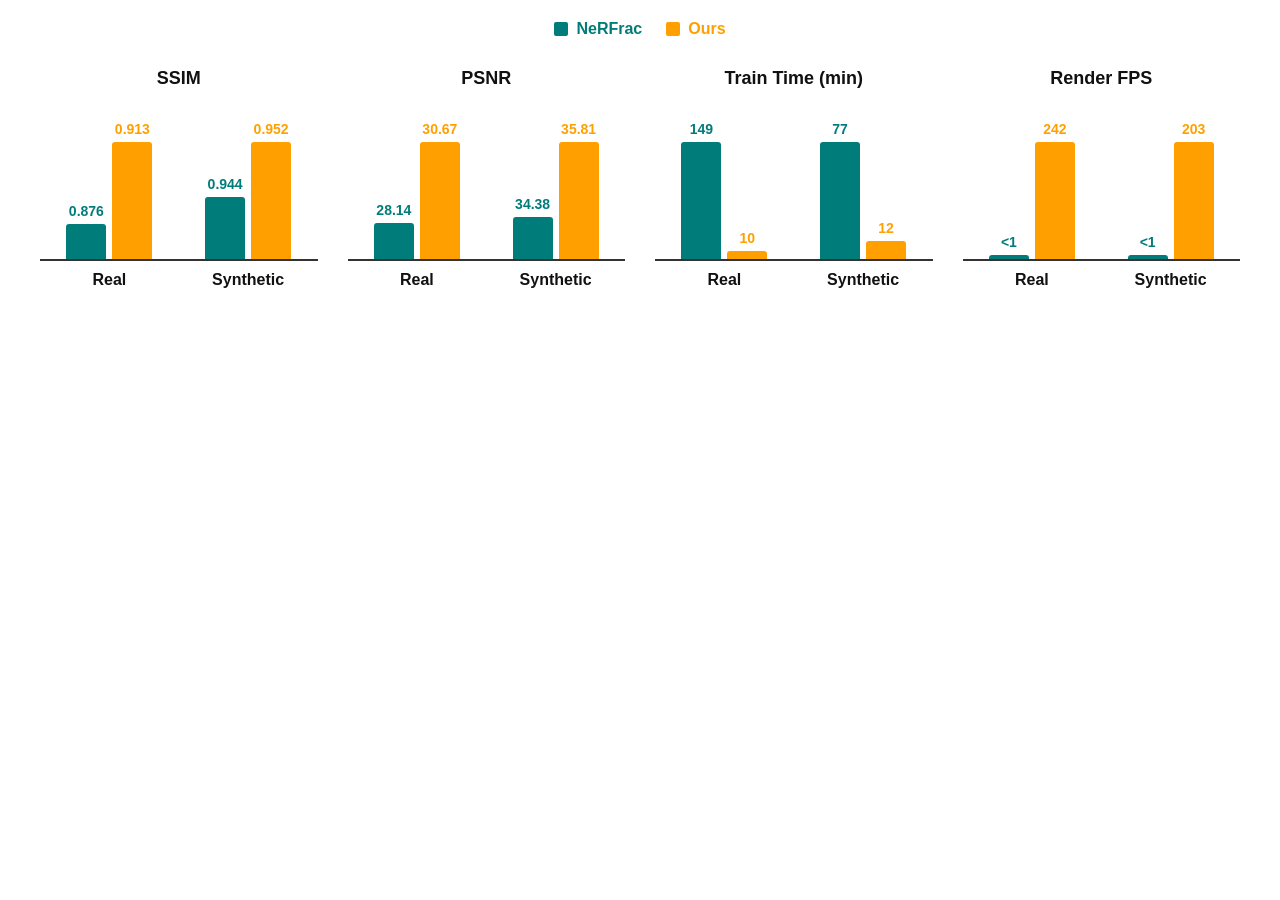
<file: static/charts/metrics-v2.html>
<!DOCTYPE html>
<html lang="zh-CN">
<head>
    <meta charset="UTF-8">
    <meta name="viewport" content="width=device-width, initial-scale=1.0">
    <title>Vertical Metrics Chart (Compact Title)</title>
    <style>
        body {
            font-family: -apple-system, BlinkMacSystemFont, "Segoe UI", Roboto, Helvetica, Arial, sans-serif;
            background-color: transparent; 
            color: #333333;
            margin: 0;
            padding: 20px; 
            display: flex;
            justify-content: center;
        }

        .chart-wrapper {
            display: flex;
            flex-direction: column;
            align-items: center;
            width: 100%;
            max-width: 1200px;
        }

        /* 全局图例 */
        .legend {
            display: flex;
            gap: 24px;
            margin-bottom: 30px;
            font-size: 16px;
            font-weight: 600;
        }
        .legend-item {
            display: flex;
            align-items: center;
            gap: 8px;
        }
        .color-box {
            width: 14px;
            height: 14px;
            border-radius: 2px;
        }
        .color-box.nerfrac { background-color: #007D7A; }
        .color-box.ours { background-color: #FFA000; }

        /* 1x4 网格布局 */
        .grid-1x4 {
            display: grid;
            grid-template-columns: repeat(4, 1fr);
            gap: 30px;
            width: 100%;
        }

        .metric-card {
            display: flex;
            flex-direction: column;
            width: 100%;
        }

        .metric-title {
            text-align: center;
            font-size: 18px;
            font-weight: bold;
            margin-bottom: -10px;
            color: #111;
        }

        /* 绘图区：改为 1fr 1fr 等分网格，强制对齐 */
        .plot-area {
            display: grid;
            grid-template-columns: 1fr 1fr;
            align-items: flex-end;
            height: 180px; 
            border-bottom: 2px solid #333; 
        }

        /* 强制柱子在其所在的 50% 区域内绝对居中 */
        .dataset-bars {
            display: flex;
            justify-content: center;
            align-items: flex-end;
            gap: 6px; 
            height: 100%;
        }

        .bar-col {
            display: flex;
            flex-direction: column;
            align-items: center;
            justify-content: flex-end;
            height: 100%;
            width: 40px; 
        }

        .val {
            font-size: 14px;
            font-weight: bold;
            margin-bottom: 5px;
            text-align: center;
        }

        .bar {
            width: 100%;
            border-radius: 3px 3px 0 0; 
        }
        .bar.nerfrac { background-color: #007D7A; }
        .bar.ours { background-color: #FFA000; }

        .text-nerfrac { color: #007D7A; }
        .text-ours { color: #FFA000; }

        /* X轴下方标签：同样改为 1fr 1fr 等分网格，确保与柱子中心对齐 */
        .x-axis-labels {
            display: grid;
            grid-template-columns: 1fr 1fr;
            margin-top: 10px;
            font-weight: 600;
            font-size: 16px;
            color: #111;
            text-align: center;
        }
    </style>
</head>
<body>

<div class="chart-wrapper">
    
    <div class="legend">
        <div class="legend-item text-nerfrac">
            <div class="color-box nerfrac"></div> NeRFrac
        </div>
        <div class="legend-item text-ours">
            <div class="color-box ours"></div> Ours
        </div>
    </div>

    <div class="grid-1x4">
        
        <div class="metric-card">
            <div class="metric-title">SSIM</div>
            <div class="plot-area">
                <div class="dataset-bars">
                    <div class="bar-col">
                        <div class="val text-nerfrac">0.876</div>
                        <div class="bar nerfrac" style="height: 19.6%;"></div>
                    </div>
                    <div class="bar-col">
                        <div class="val text-ours">0.913</div>
                        <div class="bar ours" style="height: 65.0%;"></div>
                    </div>
                </div>
                <div class="dataset-bars">
                    <div class="bar-col">
                        <div class="val text-nerfrac">0.944</div>
                        <div class="bar nerfrac" style="height: 34.4%;"></div>
                    </div>
                    <div class="bar-col">
                        <div class="val text-ours">0.952</div>
                        <div class="bar ours" style="height: 65.0%;"></div>
                    </div>
                </div>
            </div>
            <div class="x-axis-labels">
                <div>Real</div>
                <div>Synthetic</div>
            </div>
        </div>

        <div class="metric-card">
            <div class="metric-title">PSNR</div>
            <div class="plot-area">
                <div class="dataset-bars">
                    <div class="bar-col">
                        <div class="val text-nerfrac">28.14</div>
                        <div class="bar nerfrac" style="height: 20.2%;"></div>
                    </div>
                    <div class="bar-col">
                        <div class="val text-ours">30.67</div>
                        <div class="bar ours" style="height: 65.0%;"></div>
                    </div>
                </div>
                <div class="dataset-bars">
                    <div class="bar-col">
                        <div class="val text-nerfrac">34.38</div>
                        <div class="bar nerfrac" style="height: 23.6%;"></div>
                    </div>
                    <div class="bar-col">
                        <div class="val text-ours">35.81</div>
                        <div class="bar ours" style="height: 65.0%;"></div>
                    </div>
                </div>
            </div>
            <div class="x-axis-labels">
                <div>Real</div>
                <div>Synthetic</div>
            </div>
        </div>

        <div class="metric-card">
            <div class="metric-title">Train Time (min)</div>
            <div class="plot-area">
                <div class="dataset-bars">
                    <div class="bar-col">
                        <div class="val text-nerfrac">149</div>
                        <div class="bar nerfrac" style="height: 65.0%;"></div>
                    </div>
                    <div class="bar-col">
                        <div class="val text-ours">10</div>
                        <div class="bar ours" style="height: 4.4%;"></div>
                    </div>
                </div>
                <div class="dataset-bars">
                    <div class="bar-col">
                        <div class="val text-nerfrac">77</div>
                        <div class="bar nerfrac" style="height: 65.0%;"></div>
                    </div>
                    <div class="bar-col">
                        <div class="val text-ours">12</div>
                        <div class="bar ours" style="height: 10.1%;"></div>
                    </div>
                </div>
            </div>
            <div class="x-axis-labels">
                <div>Real</div>
                <div>Synthetic</div>
            </div>
        </div>

        <div class="metric-card">
            <div class="metric-title">Render FPS</div>
            <div class="plot-area">
                <div class="dataset-bars">
                    <div class="bar-col">
                        <div class="val text-nerfrac">&lt;1</div>
                        <div class="bar nerfrac" style="height: 2.0%;"></div>
                    </div>
                    <div class="bar-col">
                        <div class="val text-ours">242</div>
                        <div class="bar ours" style="height: 65.0%;"></div>
                    </div>
                </div>
                <div class="dataset-bars">
                    <div class="bar-col">
                        <div class="val text-nerfrac">&lt;1</div>
                        <div class="bar nerfrac" style="height: 2.0%;"></div>
                    </div>
                    <div class="bar-col">
                        <div class="val text-ours">203</div>
                        <div class="bar ours" style="height: 65.0%;"></div>
                    </div>
                </div>
            </div>
            <div class="x-axis-labels">
                <div>Real</div>
                <div>Synthetic</div>
            </div>
        </div>

    </div>
</div>

</body>
</html>
</file>
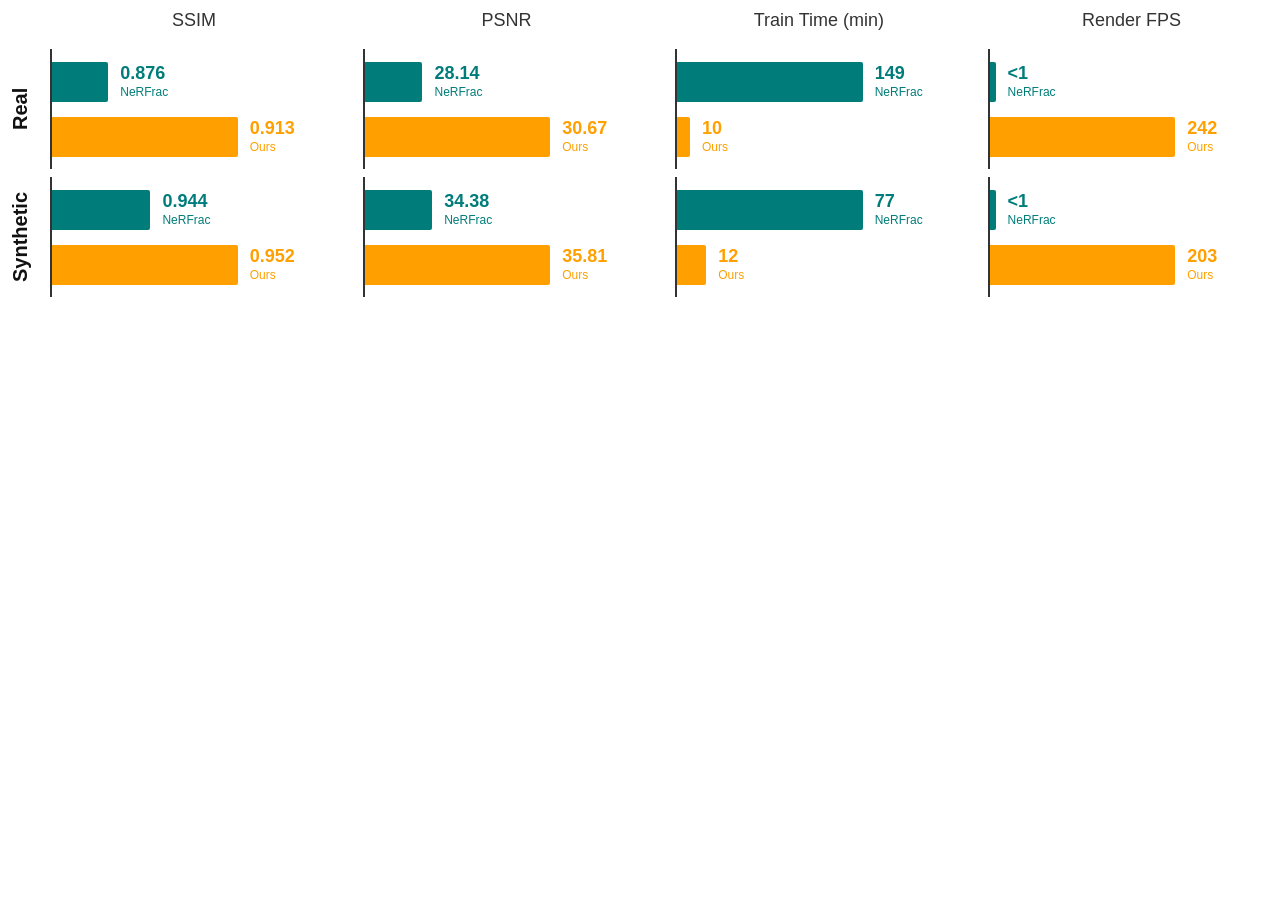
<file: static/charts/metrics.html>
<!DOCTYPE html>
<html lang="zh-CN">
<head>
    <meta charset="UTF-8">
    <meta name="viewport" content="width=device-width, initial-scale=1.0">
    <title>Metrics Chart (Tighter Row Header Spacing)</title>
    <style>
        body {
            font-family: -apple-system, BlinkMacSystemFont, "Segoe UI", Roboto, Helvetica, Arial, sans-serif;
            background-color: transparent; 
            color: #333333;
            margin: 0;
            padding: 10px 5px; 
            display: flex;
            justify-content: center;
        }

        .chart-container {
            display: grid;
            width: 100%; 
            max-width: 1400px; 
            /* 保持左侧列宽和整体比例 */
            grid-template-columns: 20px repeat(4, minmax(0, 1fr));
            gap: 8px 2%; 
            align-items: center;
        }

        .col-header {
            text-align: center;
            font-size: 18px; 
            font-weight: 500;
            /* 恢复列标题原来的间距 */
            margin-bottom: 10px; 
        }

        .row-header {
            writing-mode: vertical-rl;
            transform: rotate(180deg);
            text-align: center;
            font-size: 20px; 
            font-weight: 600;
            display: flex;
            align-items: center;
            justify-content: center;
            height: 100%;
            color: #111;
            /* 关键修改：单独把行标题向右（向表格方向）推 15px */
            position: relative;
            left: 5px; 
        }

        .cell {
            display: flex;
            flex-direction: column;
            gap: 15px;
            border-left: 2px solid #333333;
            padding: 5px 0; 
            height: 110px; 
            justify-content: center;
        }

        .bar-group {
            display: flex;
            align-items: center;
            position: relative;
            height: 40px;
            width: 100%;
        }

        .bar {
            height: 100%;
            border-radius: 0 2px 2px 0;
        }
        .bar.nerfrac { background-color: #007D7A; }
        .bar.ours { background-color: #FFA000; }

        .bar-text {
            position: absolute;
            left: 0; 
            display: flex;
            flex-direction: column;
            justify-content: center;
            line-height: 1.1;
            padding-left: 12px;
            white-space: nowrap;
        }
        
        .val {
            font-size: 18px; 
            font-weight: bold;
        }
        .method {
            font-size: 12px; 
            margin-top: 2px;
        }

        .text-nerfrac { color: #007D7A; }
        .text-ours { color: #FFA000; }
    </style>
</head>
<body>

<div class="chart-container">
    <div></div> <div class="col-header">SSIM</div>
    <div class="col-header">PSNR</div>
    <div class="col-header">Train Time (min)</div>
    <div class="col-header">Render FPS</div>

    <div class="row-header">Real</div>
    
    <div class="cell">
        <div class="bar-group">
            <div class="bar nerfrac" style="width: 19.6%;"></div>
            <div class="bar-text text-nerfrac" style="left: 19.6%;">
                <span class="val">0.876</span><span class="method">NeRFrac</span>
            </div>
        </div>
        <div class="bar-group">
            <div class="bar ours" style="width: 65.0%;"></div>
            <div class="bar-text text-ours" style="left: 65.0%;">
                <span class="val">0.913</span><span class="method">Ours</span>
            </div>
        </div>
    </div>

    <div class="cell">
        <div class="bar-group">
            <div class="bar nerfrac" style="width: 20.2%;"></div>
            <div class="bar-text text-nerfrac" style="left: 20.2%;">
                <span class="val">28.14</span><span class="method">NeRFrac</span>
            </div>
        </div>
        <div class="bar-group">
            <div class="bar ours" style="width: 65.0%;"></div>
            <div class="bar-text text-ours" style="left: 65.0%;">
                <span class="val">30.67</span><span class="method">Ours</span>
            </div>
        </div>
    </div>

    <div class="cell">
        <div class="bar-group">
            <div class="bar nerfrac" style="width: 65.0%;"></div>
            <div class="bar-text text-nerfrac" style="left: 65.0%;">
                <span class="val">149</span><span class="method">NeRFrac</span>
            </div>
        </div>
        <div class="bar-group">
            <div class="bar ours" style="width: 4.4%;"></div>
            <div class="bar-text text-ours" style="left: 4.4%;">
                <span class="val">10</span><span class="method">Ours</span>
            </div>
        </div>
    </div>

    <div class="cell">
        <div class="bar-group">
            <div class="bar nerfrac" style="width: 2.0%;"></div>
            <div class="bar-text text-nerfrac" style="left: 2.0%;">
                <span class="val">&lt;1</span><span class="method">NeRFrac</span>
            </div>
        </div>
        <div class="bar-group">
            <div class="bar ours" style="width: 65.0%;"></div>
            <div class="bar-text text-ours" style="left: 65.0%;">
                <span class="val">242</span><span class="method">Ours</span>
            </div>
        </div>
    </div>


    <div class="row-header">Synthetic</div>

    <div class="cell">
        <div class="bar-group">
            <div class="bar nerfrac" style="width: 34.4%;"></div>
            <div class="bar-text text-nerfrac" style="left: 34.4%;">
                <span class="val">0.944</span><span class="method">NeRFrac</span>
            </div>
        </div>
        <div class="bar-group">
            <div class="bar ours" style="width: 65.0%;"></div>
            <div class="bar-text text-ours" style="left: 65.0%;">
                <span class="val">0.952</span><span class="method">Ours</span>
            </div>
        </div>
    </div>

    <div class="cell">
        <div class="bar-group">
            <div class="bar nerfrac" style="width: 23.6%;"></div>
            <div class="bar-text text-nerfrac" style="left: 23.6%;">
                <span class="val">34.38</span><span class="method">NeRFrac</span>
            </div>
        </div>
        <div class="bar-group">
            <div class="bar ours" style="width: 65.0%;"></div>
            <div class="bar-text text-ours" style="left: 65.0%;">
                <span class="val">35.81</span><span class="method">Ours</span>
            </div>
        </div>
    </div>

    <div class="cell">
        <div class="bar-group">
            <div class="bar nerfrac" style="width: 65.0%;"></div>
            <div class="bar-text text-nerfrac" style="left: 65.0%;">
                <span class="val">77</span><span class="method">NeRFrac</span>
            </div>
        </div>
        <div class="bar-group">
            <div class="bar ours" style="width: 10.1%;"></div>
            <div class="bar-text text-ours" style="left: 10.1%;">
                <span class="val">12</span><span class="method">Ours</span>
            </div>
        </div>
    </div>

    <div class="cell">
        <div class="bar-group">
            <div class="bar nerfrac" style="width: 2.0%;"></div>
            <div class="bar-text text-nerfrac" style="left: 2.0%;">
                <span class="val">&lt;1</span><span class="method">NeRFrac</span>
            </div>
        </div>
        <div class="bar-group">
            <div class="bar ours" style="width: 65.0%;"></div>
            <div class="bar-text text-ours" style="left: 65.0%;">
                <span class="val">203</span><span class="method">Ours</span>
            </div>
        </div>
    </div>

</div>

</body>
</html>
</file>
